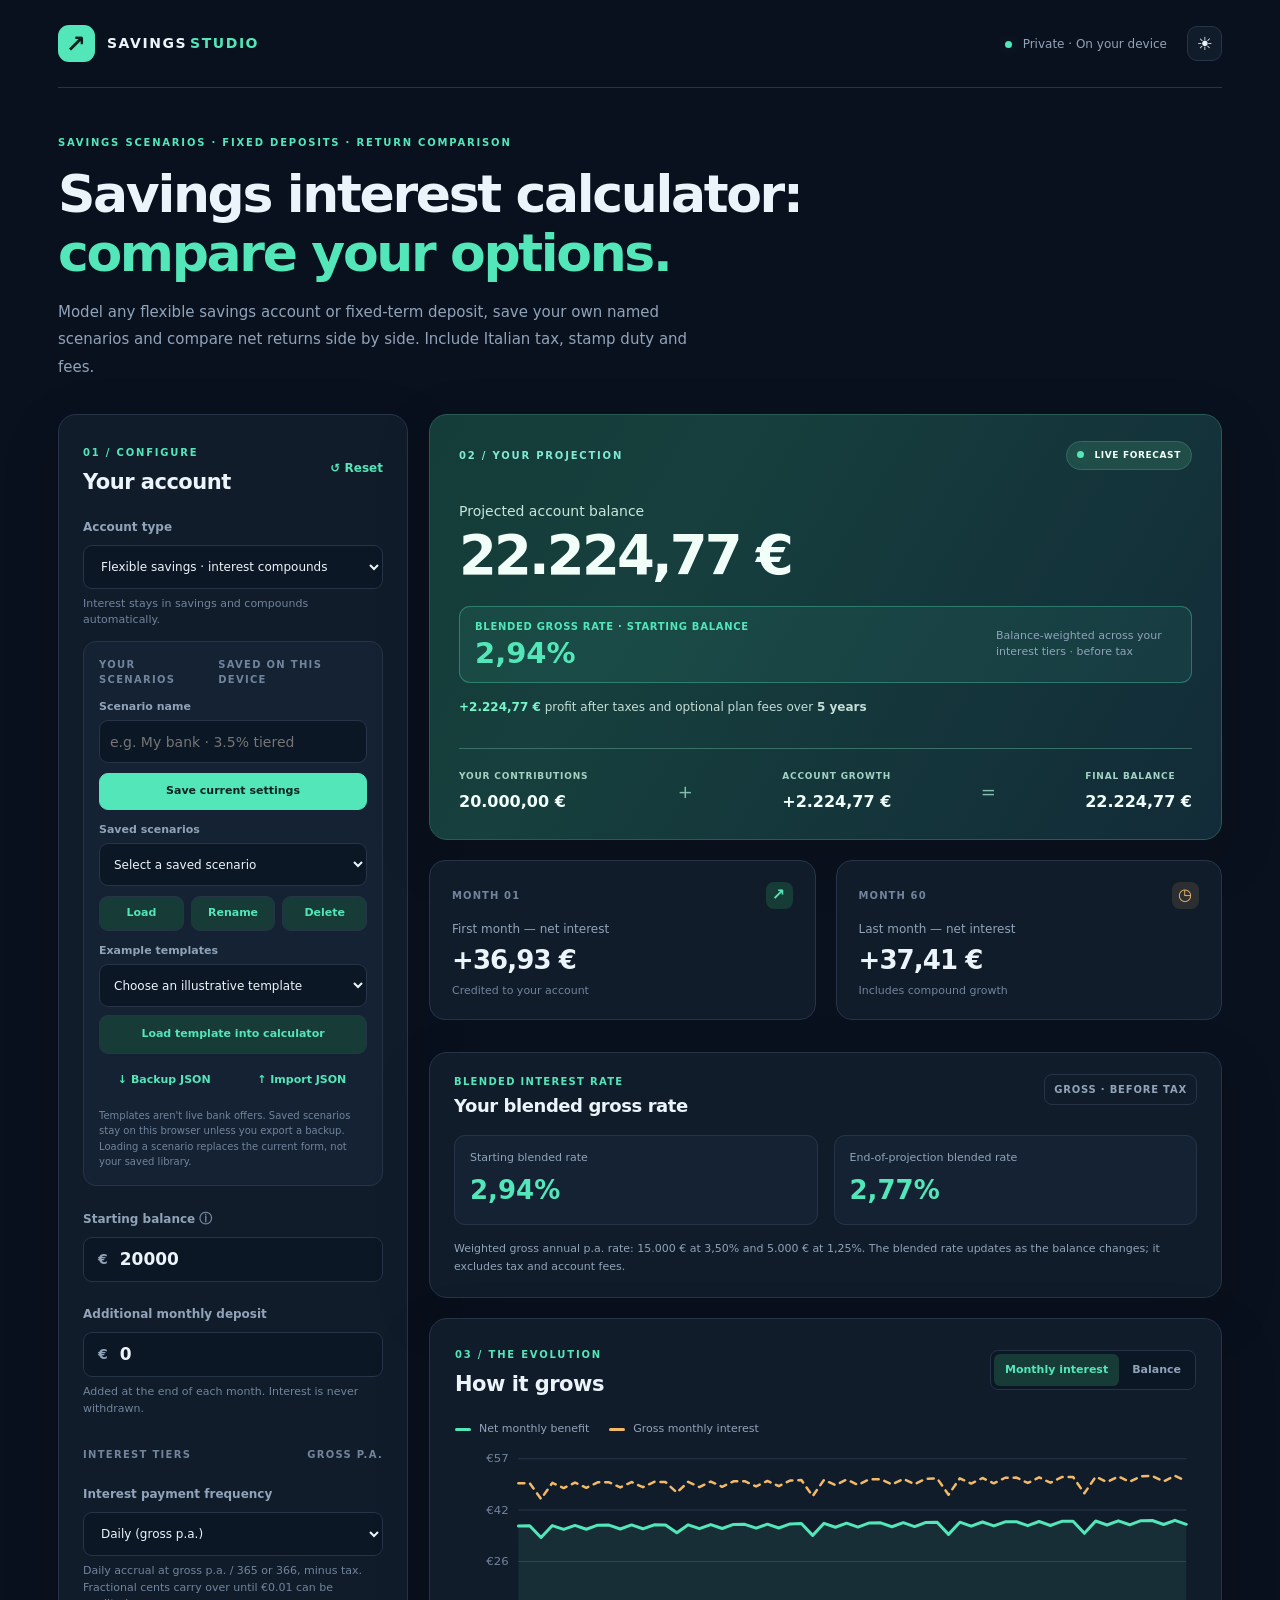
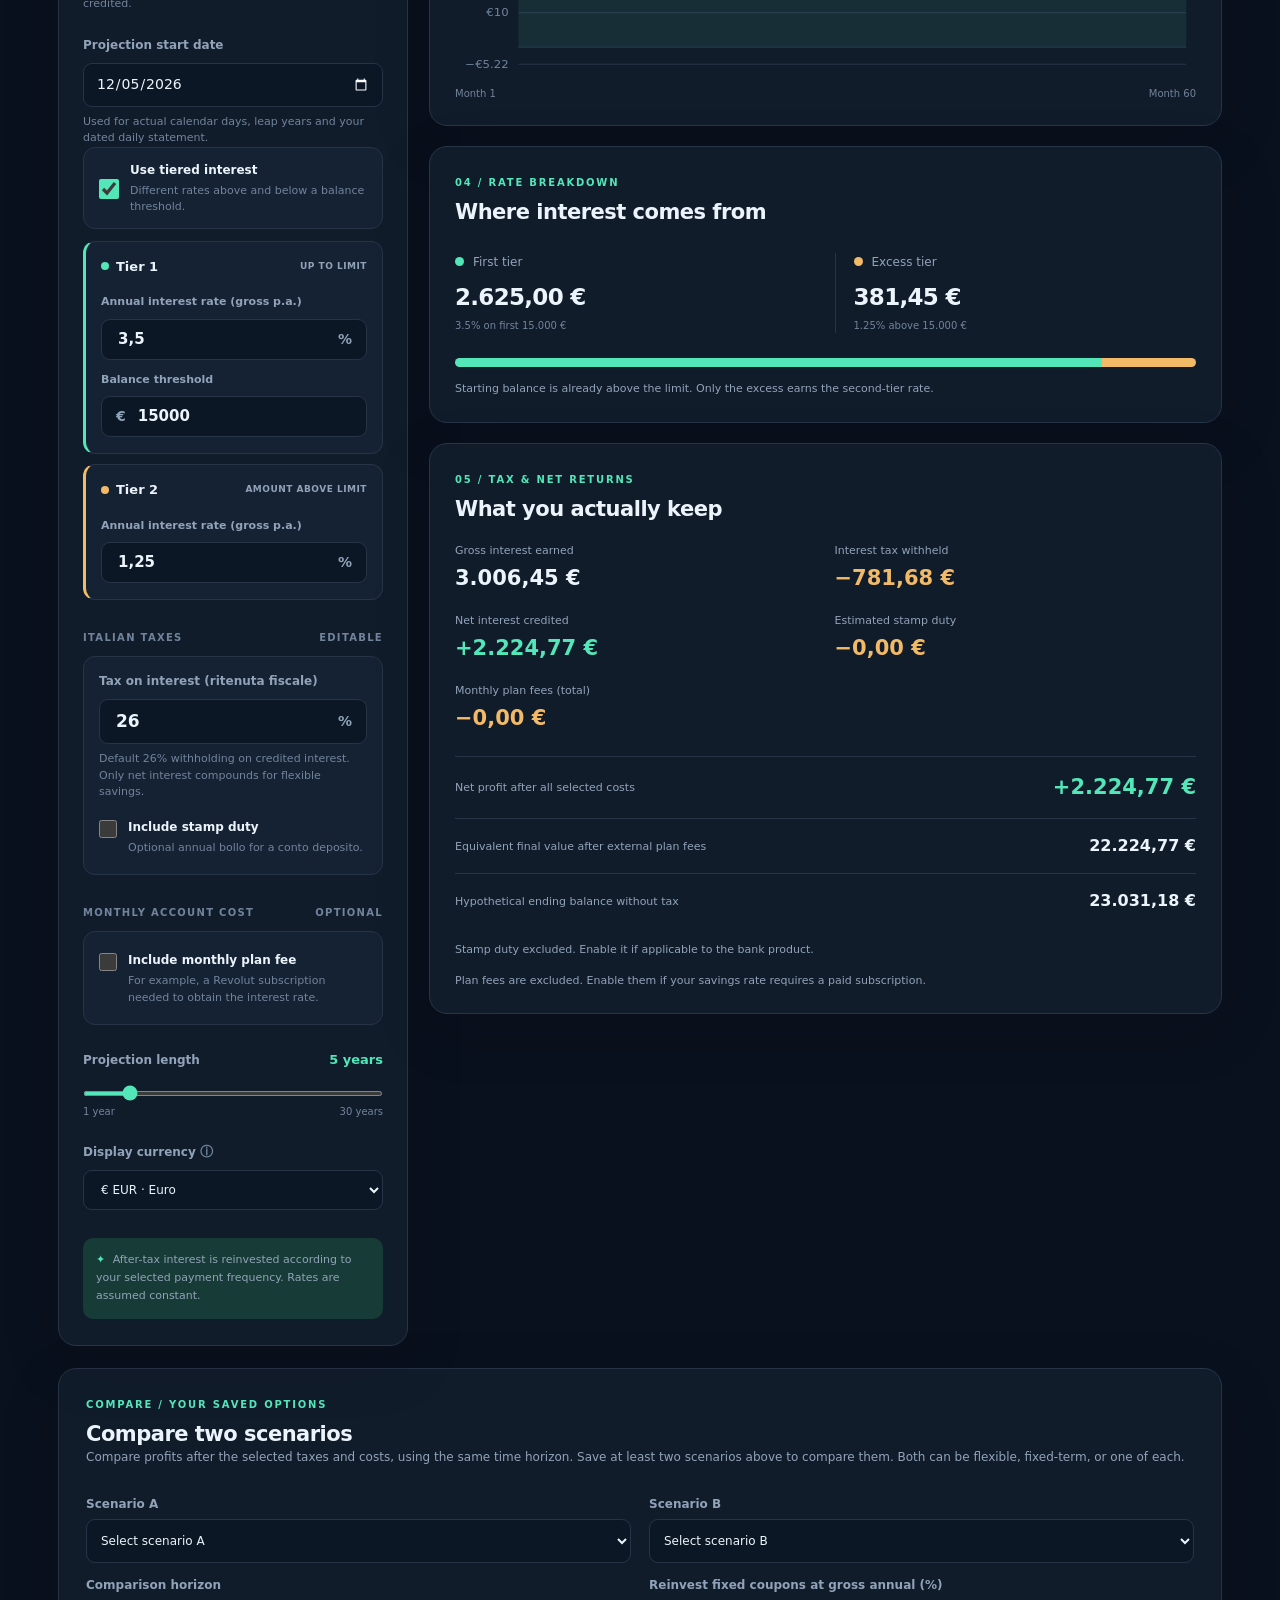
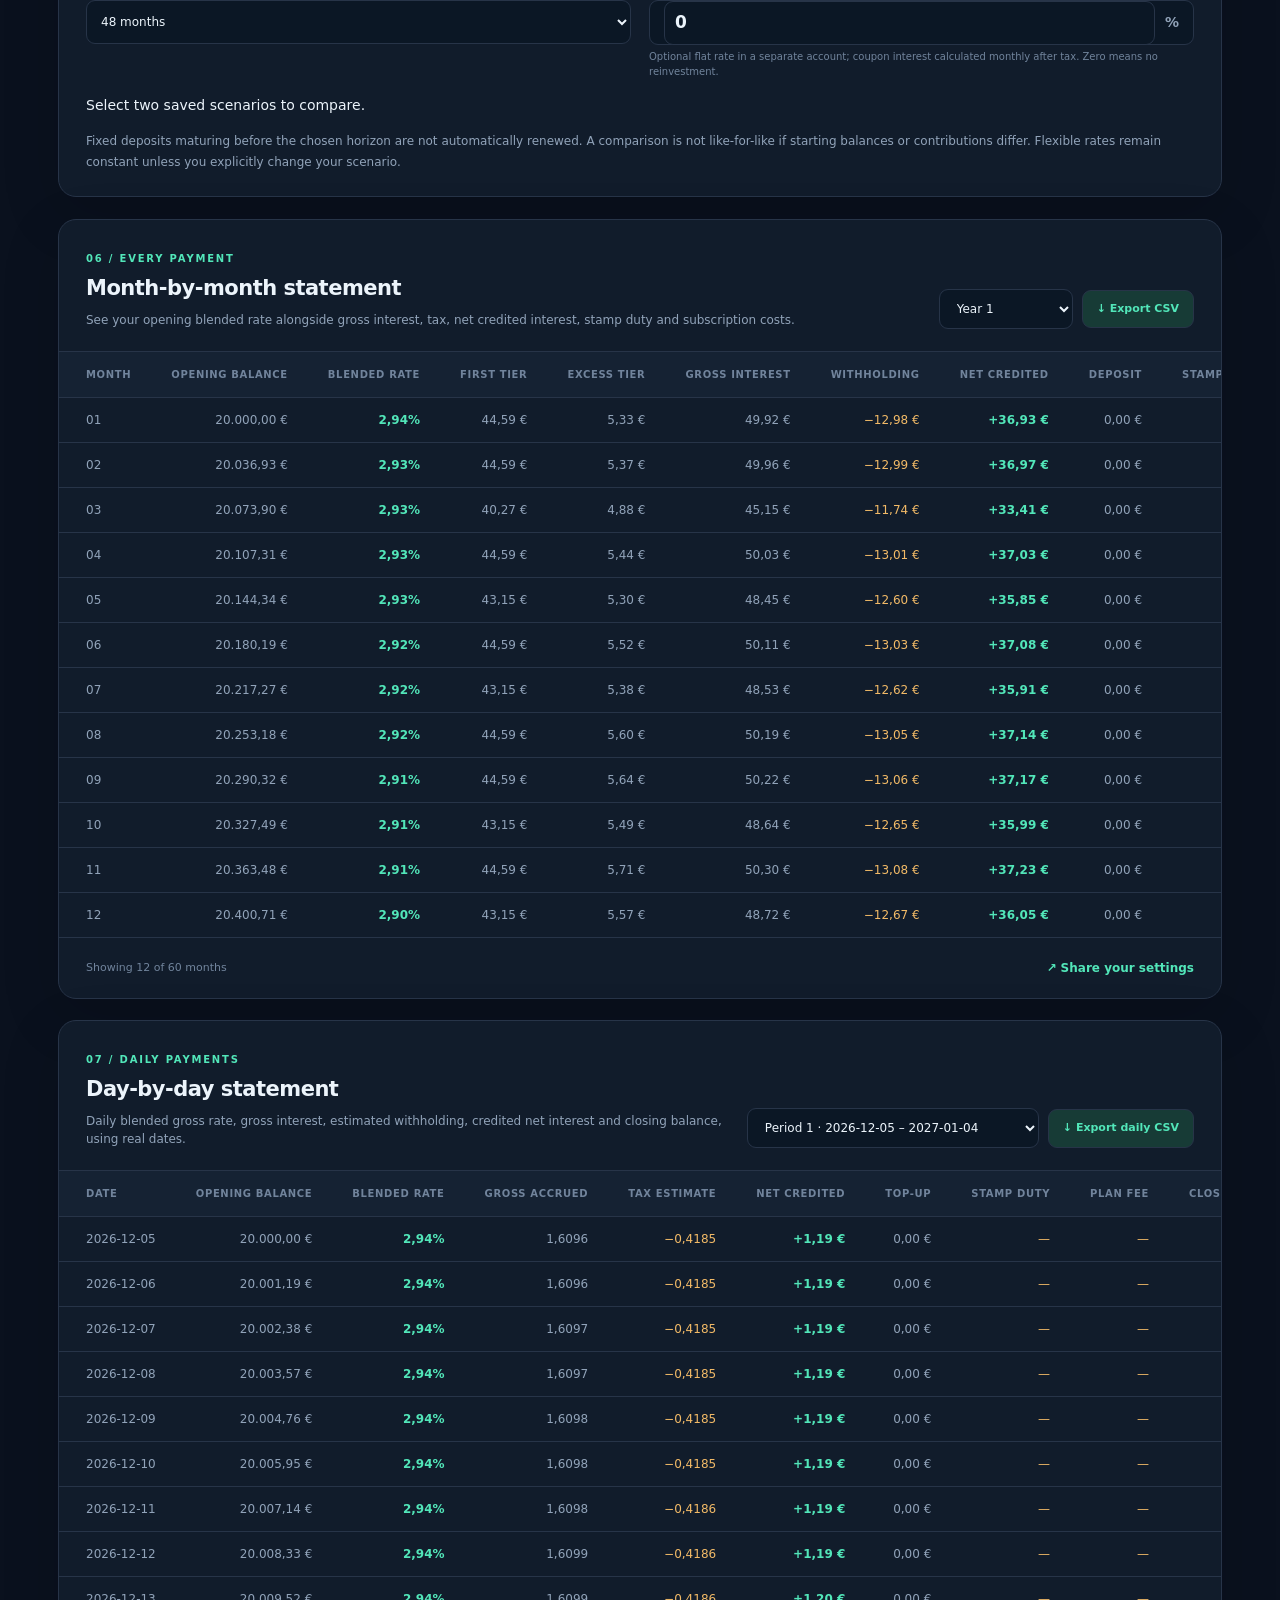
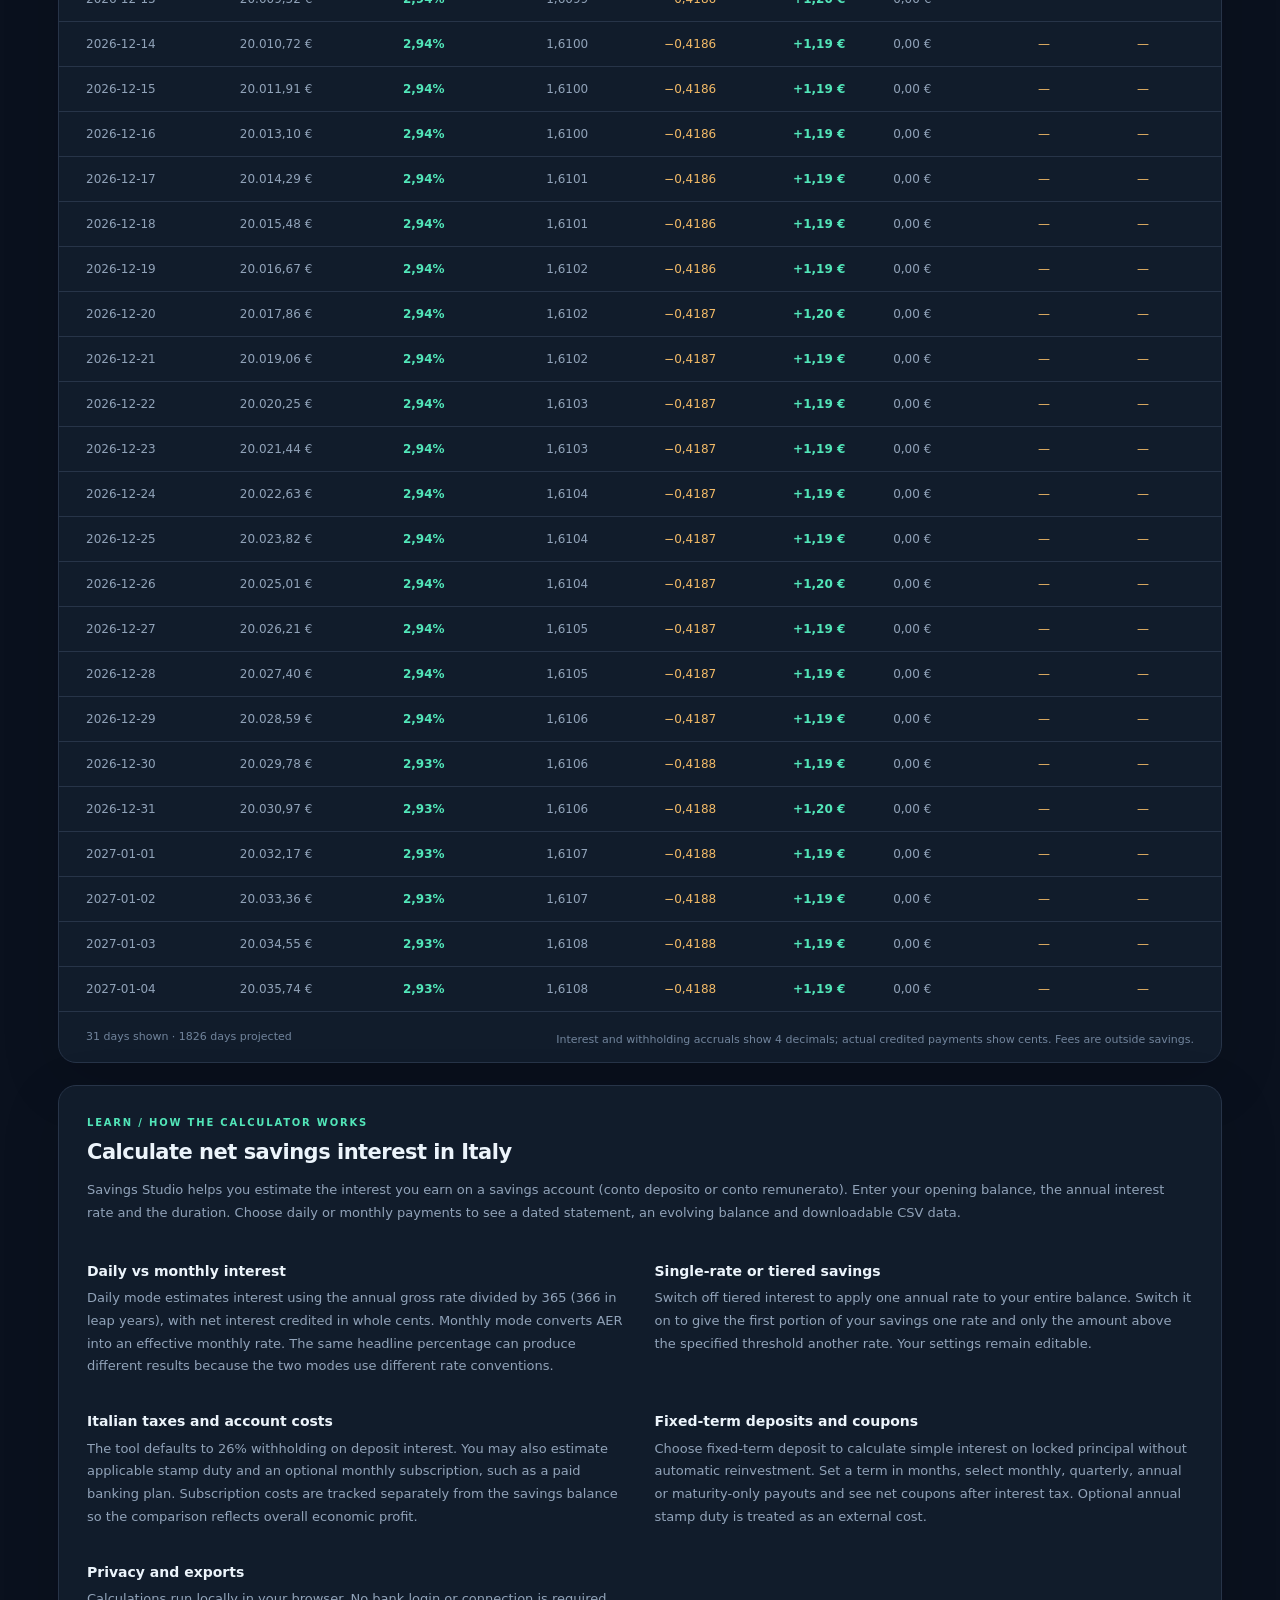
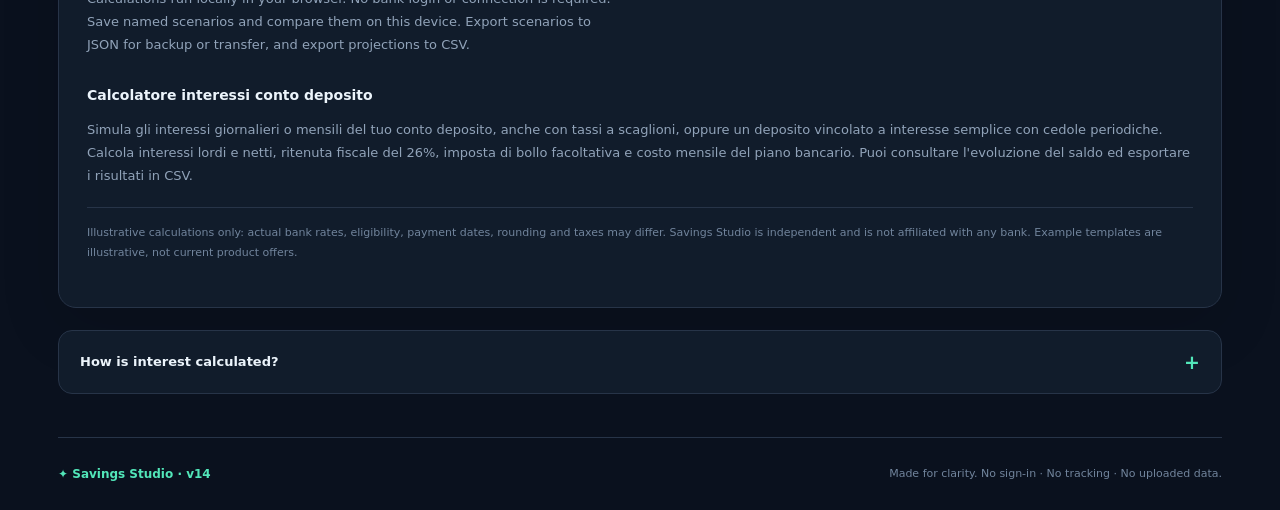
<file: index.html>
<!doctype html>
<html lang="en">
<head>
  <meta charset="utf-8" />
  <meta name="viewport" content="width=device-width, initial-scale=1, viewport-fit=cover" />
  <meta name="theme-color" content="#0b1220" />
  <meta name="description" content="Compare flexible savings and fixed-term deposits, save named scenarios, evaluate compound vs simple interest, Italian taxes, fees and stamp duty." />
  <meta name="robots" content="index,follow,max-image-preview:large" />
  <link rel="canonical" href="https://martinmarkpalmisano.github.io/savings-studio/" />
  <link rel="sitemap" type="application/xml" href="./sitemap.xml" />
  <meta property="og:type" content="website" />
  <meta property="og:site_name" content="Savings Studio" />
  <meta property="og:title" content="Savings Interest Calculator | Daily & Monthly · Savings Studio" />
  <meta property="og:description" content="Calculate savings growth or fixed deposits with coupon payouts, Italian taxes and optional account fees. Free, private and mobile-friendly." />
  <meta property="og:url" content="https://martinmarkpalmisano.github.io/savings-studio/" />
  <meta name="twitter:card" content="summary" />
  <meta name="twitter:title" content="Savings Interest Calculator | Savings Studio" />
  <meta name="twitter:description" content="See daily and monthly savings interest after Italian taxes and account fees." />
  <script type="application/ld+json">
  {
    "@context": "https://schema.org",
    "@type": "WebApplication",
    "name": "Savings Studio",
    "url": "https://martinmarkpalmisano.github.io/savings-studio/",
    "applicationCategory": "FinanceApplication",
    "operatingSystem": "Any modern web browser",
    "isAccessibleForFree": true,
    "inLanguage": ["en", "it"],
    "description": "Savings calculator with compounded flexible deposits and non-compounded fixed-term interest coupons, taxes, stamp duty and optional fees."
  }
  </script>
  <meta name="color-scheme" content="dark light" />
  <title>Savings Interest Calculator | Daily &amp; Monthly · Savings Studio</title>
  <link rel="icon" href="./assets/favicon.svg" type="image/svg+xml" />
  <link rel="apple-touch-icon" href="./assets/icon-192.png" />
  <link rel="manifest" href="./manifest.webmanifest" />
  <link rel="stylesheet" href="./assets/styles.css?v=14" />
  <script src="./assets/app.mjs?v=14" type="module"></script>
</head>
<body>
  <div class="shell">
    <header class="site-header">
      <a class="brand" href="./" aria-label="Savings Studio home">
        <span class="brand-icon" aria-hidden="true">↗</span>
        <span>SAVINGS<span class="brand-soft">STUDIO</span></span>
      </a>
      <div class="header-actions">
        <span class="privacy-label"><span class="status-dot"></span> Private · On your device</span>
        <button type="button" class="icon-button" id="themeToggle" aria-label="Toggle light or dark theme" title="Toggle theme">☀</button>
      </div>
    </header>

    <main>
      <div class="intro">
        <div class="eyebrow">SAVINGS SCENARIOS · FIXED DEPOSITS · RETURN COMPARISON</div>
        <h1>Savings interest calculator: <em>compare your options.</em></h1>
        <p>Model any flexible savings account or fixed-term deposit, save your own named scenarios and compare net returns side by side. Include Italian tax, stamp duty and fees.</p>
      </div>

      <div class="layout">
        <aside class="panel controls-panel">
          <div class="panel-top"><div><span class="eyebrow">01 / CONFIGURE</span><h2>Your account</h2></div><button id="resetBtn" type="button" class="text-btn">↺ Reset</button></div>
          <div class="control-group">
            <label for="accountType">Account type</label>
            <select id="accountType">
              <option value="flexible">Flexible savings · interest compounds</option>
              <option value="fixed">Fixed-term deposit · simple interest</option>
            </select>
            <span class="helper" id="accountTypeNote">Interest stays in savings and compounds automatically.</span>
          </div>
          <div class="scenario-manager" id="scenarioManager">
            <div class="tier-head"><span>YOUR SCENARIOS</span><span class="tier-sub">SAVED ON THIS DEVICE</span></div>
            <label for="scenarioName">Scenario name</label>
            <input id="scenarioName" class="scenario-text-input" type="text" maxlength="70" autocomplete="off" placeholder="e.g. My bank · 3.5% tiered" />
            <div class="scenario-button-row">
              <button id="saveScenarioBtn" class="action-button scenario-primary" type="button">Save current settings</button>
            </div>
            <label for="savedScenarioSelect">Saved scenarios</label>
            <select id="savedScenarioSelect"><option value="">Select a saved scenario</option></select>
            <div class="scenario-button-row scenario-actions">
              <button id="loadScenarioBtn" class="action-button secondary" type="button">Load</button>
              <button id="renameScenarioBtn" class="action-button secondary" type="button">Rename</button>
              <button id="deleteScenarioBtn" class="action-button secondary" type="button">Delete</button>
            </div>
            <label for="exampleScenarioSelect">Example templates</label>
            <select id="exampleScenarioSelect">
              <option value="">Choose an illustrative template</option>
              <option value="0">Flexible · two-tier savings example</option>
              <option value="1">Fixed · 48-month, 4.20% coupon example</option>
            </select>
            <button id="loadExampleBtn" class="action-button secondary scenario-wide" type="button">Load template into calculator</button>
            <div class="scenario-button-row scenario-actions">
              <button id="exportScenariosBtn" class="text-btn" type="button">↓ Backup JSON</button>
              <button id="importScenariosBtn" class="text-btn" type="button">↑ Import JSON</button>
              <input id="importScenariosFile" type="file" accept=".json,application/json" hidden />
            </div>
            <span class="helper">Templates aren't live bank offers. Saved scenarios stay on this browser unless you export a backup. Loading a scenario replaces the current form, not your saved library.</span>
          </div>
          <div class="control-group">
            <label for="initialBalance">Starting balance <span class="hint" title="Money already in your savings account">ⓘ</span></label>
            <div class="input-money"><span data-symbol>€</span><input id="initialBalance" type="text" inputmode="decimal" autocomplete="off" autocapitalize="off" spellcheck="false" min="0" step="0.01" value="20000" /></div>
          </div>
          <div class="control-group flexible-controls">
            <label for="monthlyDeposit">Additional monthly deposit</label>
            <div class="input-money"><span data-symbol>€</span><input id="monthlyDeposit" type="text" inputmode="decimal" autocomplete="off" autocapitalize="off" spellcheck="false" min="0" step="0.01" value="0" /></div>
            <span class="helper">Added at the end of each month. Interest is never withdrawn.</span>
          </div>
          <div class="tier-head flexible-controls"><span id="interestRateHeading">INTEREST TIERS</span><span class="tier-sub" id="rateTypeLabel">GROSS P.A.</span></div>
          <div class="control-group flexible-controls">
            <label for="creditFrequency">Interest payment frequency</label>
            <select id="creditFrequency" aria-describedby="frequencyDescription">
              <option value="daily">Daily (gross p.a.)</option>
              <option value="monthly">Monthly</option>
            </select>
            <span class="helper" id="frequencyDescription">Daily mode uses the gross annual rate divided by 365, or 366 in leap years, and credits amounts of at least €0.01.</span>
          </div>
          <div class="control-group flexible-controls" id="startDateControl">
            <label for="startDate">Projection start date</label>
            <input id="startDate" type="date" value="2026-11-22" />
            <span class="helper">Used for actual calendar days, leap years and your dated daily statement.</span>
          </div>
          <label class="check-line tier-mode-control flexible-controls" for="tieredInterest">
            <input type="checkbox" id="tieredInterest" checked aria-describedby="tierModeDescription" />
            <span><strong>Use tiered interest</strong><small id="tierModeDescription">Different rates above and below a balance threshold.</small></span>
          </label>
          <div class="tier-card tier-card-first">
            <div class="tier-title"><span class="tier-dot"></span> <span id="firstTierTitle">Tier 1</span> <span class="tier-badge" id="firstTierBadge">UP TO LIMIT</span></div>
            <label for="firstAER" id="firstRateLabel">Annual interest rate (gross p.a.)</label>
            <div class="input-suffix"><input id="firstAER" type="text" inputmode="decimal" autocomplete="off" autocapitalize="off" spellcheck="false" min="0" max="100" step="0.01" value="3.5" /><span>%</span></div>
            <div class="threshold-control flexible-controls" id="thresholdControl">
              <label for="threshold">Balance threshold</label>
              <div class="input-money"><span data-symbol>€</span><input id="threshold" type="text" inputmode="decimal" autocomplete="off" autocapitalize="off" spellcheck="false" min="0" step="0.01" value="15000" /></div>
            </div>
          </div>
          <div class="tier-card tier-card-second flexible-controls" id="excessTierCard">
            <div class="tier-title"><span class="tier-dot"></span> Tier 2 <span class="tier-badge">AMOUNT ABOVE LIMIT</span></div>
            <label for="excessAER" id="excessRateLabel">Annual interest rate (gross p.a.)</label>
            <div class="input-suffix"><input id="excessAER" type="text" inputmode="decimal" autocomplete="off" autocapitalize="off" spellcheck="false" min="0" max="100" step="0.01" value="1.25" /><span>%</span></div>
          </div>

          <div class="fixed-controls fixed-terms" id="fixedTermsPanel" hidden>
            <div class="tier-head"><span>FIXED DEPOSIT TERMS</span><span class="tier-sub">SIMPLE INTEREST</span></div>
            <div class="control-group">
              <label for="fixedTermMonths">Lock-up duration</label>
              <select id="fixedTermMonths">
                <option value="6">6 months</option><option value="12">12 months</option>
                <option value="18">18 months</option><option value="24">24 months</option>
                <option value="36">36 months</option><option value="48">48 months</option>
                <option value="60">60 months</option>
              </select>
            </div>
            <div class="control-group">
              <label for="fixedPayoutFrequency">Interest payout schedule</label>
              <select id="fixedPayoutFrequency">
                <option value="quarterly">Quarterly coupons</option>
                <option value="monthly">Monthly</option>
                <option value="annual">Annually</option>
                <option value="maturity">At maturity</option>
              </select>
              <span class="helper">Payouts are paid outside the locked principal and do not compound. The maturity date is an estimate based on the chosen term.</span>
            </div>
          </div>
          <div class="tier-head"><span>ITALIAN TAXES</span><span class="tier-sub">EDITABLE</span></div>
          <div class="tax-settings">
            <div class="control-group">
              <label for="taxRate">Tax on interest (ritenuta fiscale)</label>
              <div class="input-suffix"><input id="taxRate" type="text" inputmode="decimal" autocomplete="off" autocapitalize="off" spellcheck="false" min="0" max="100" step="0.01" value="26" /><span>%</span></div>
              <span class="helper" id="taxTimingNote">Default 26% withholding on credited interest. Only net interest compounds for flexible savings.</span>
            </div>
            <label class="check-line" for="stampDuty"><input type="checkbox" id="stampDuty" /><span><strong>Include stamp duty</strong><small>Optional annual bollo for a conto deposito.</small></span></label>
            <div class="control-group" id="stampRateContainer" hidden>
              <label for="stampRate">Annual stamp duty rate</label>
              <div class="input-suffix"><input id="stampRate" type="text" inputmode="decimal" autocomplete="off" autocapitalize="off" spellcheck="false" min="0" max="100" step="0.01" value="0.2" /><span>%</span></div>
              <span class="helper" id="stampTimingNote">Simplified annual estimate. Bank statement timing and conditions may differ.</span>
            </div>
          </div>
          <div class="tier-head"><span>MONTHLY ACCOUNT COST</span><span class="tier-sub">OPTIONAL</span></div>
          <div class="tax-settings">
            <label class="check-line" for="monthlyFeeEnabled">
              <input type="checkbox" id="monthlyFeeEnabled" aria-describedby="monthlyFeeDescription" />
              <span><strong>Include monthly plan fee</strong><small id="monthlyFeeDescription">For example, a Revolut subscription needed to obtain the interest rate.</small></span>
            </label>
            <div class="control-group" id="monthlyFeeContainer" hidden>
              <label for="monthlyFee">Monthly fee</label>
              <div class="input-money"><span data-symbol>€</span><input id="monthlyFee" type="text" inputmode="decimal" autocomplete="off" autocapitalize="off" spellcheck="false" value="9,99" /></div>
              <span class="helper">Assumed paid from a separate account each month. It reduces your overall profit, not the savings balance or compounding.</span>
            </div>
          </div>
          <div class="control-group duration-group flexible-controls">
            <div class="label-row"><label for="years">Projection length</label><strong><span id="yearsValue">5</span> years</strong></div>
            <input id="years" type="range" min="1" max="30" step="1" value="5" />
            <div class="range-ends"><span>1 year</span><span>30 years</span></div>
          </div>
          <div class="control-group">
            <label for="currency">Display currency <span class="hint" title="Changes symbols only; no foreign exchange conversion">ⓘ</span></label>
            <select id="currency"><option value="EUR">€ EUR · Euro</option><option value="GBP">£ GBP · British pound</option><option value="USD">$ USD · US dollar</option></select>
          </div>
          <div class="sidebar-footer"><span class="sidebar-footer-icon">✦</span> <span id="sidebarFooterText">After-tax interest is reinvested according to your selected payment frequency. Rates are assumed constant.</span></div>
        </aside>

        <div class="results">
          <section class="hero-card fixed-summary" id="fixedSummarySection" hidden aria-live="polite">
            <div class="hero-top"><span class="eyebrow">02 / FIXED-TERM DEPOSIT</span><span class="forecast-tag">SIMPLE INTEREST</span></div>
            <div class="hero-label">Total wealth at maturity · after selected taxes &amp; fees</div>
            <div id="fixedFinalWealth" class="hero-balance">—</div>
            <div class="hero-note">Locked principal <strong id="fixedPrincipal">—</strong> + net interest and costs <strong id="fixedNetGain">—</strong></div>
            <div class="fixed-stat-grid">
              <div><small>GROSS ANNUAL RATE</small><strong id="fixedGrossRate">—</strong></div>
              <div><small>NET ANNUAL RATE AFTER INTEREST TAX</small><strong id="fixedTaxNetRate">—</strong></div>
              <div><small>NET ANNUALISED RETURN AFTER ALL SELECTED COSTS</small><strong id="fixedEffectiveRate">—</strong></div>
              <div><small>INTEREST PAYOUT</small><strong id="fixedPayoutLabel">—</strong></div>
            </div>
            <p class="fixed-disclaimer">Interest coupons are received outside the locked deposit; they are not automatically reinvested. Final wealth includes those net coupons, while the bank account principal stays unchanged.</p>
          </section>
          <section class="hero-card flexible-results" aria-live="polite">
            <div class="hero-top"><span class="eyebrow">02 / YOUR PROJECTION</span><span class="forecast-tag"><span class="status-dot"></span> LIVE FORECAST</span></div>
            <div class="hero-label">Projected account balance</div>
            <div id="endingBalance" class="hero-balance">€20.000,00</div>
            <div class="hero-blended" aria-label="Gross blended interest rate at the starting balance">
              <div><span class="hero-blended-label">BLENDED GROSS RATE · STARTING BALANCE</span><strong id="heroBlendedRate">—</strong></div>
              <span class="hero-blended-note">Balance-weighted across your interest tiers · before tax</span>
            </div>
            <div class="hero-note"><span id="totalInterest" class="positive">+€0,00</span> <span>profit after taxes and optional plan fees over <strong id="durationLabel">5 years</strong></span></div>
            <div class="hero-bottom"><div><small>YOUR CONTRIBUTIONS</small><strong id="totalContributions">—</strong></div><span class="hero-plus">+</span><div><small>ACCOUNT GROWTH</small><strong id="heroInterest">—</strong></div><span class="hero-equals">=</span><div><small>FINAL BALANCE</small><strong id="heroFinal">—</strong></div></div>
          </section>

          <section class="metrics flexible-results" aria-label="Interest highlights">
            <div class="mini-card"><div class="mini-head"><span>MONTH 01</span><span class="mini-icon green">↗</span></div><div class="mini-label">First month — net interest</div><strong id="firstMonthInterest">—</strong><small>Credited to your account</small></div>
            <div class="mini-card"><div class="mini-head"><span id="lastMonthLabel">MONTH 60</span><span class="mini-icon gold">◷</span></div><div class="mini-label">Last month — net interest</div><strong id="lastMonthInterest">—</strong><small>Includes compound growth</small></div>
          </section>

          <section class="panel blended-panel flexible-results" aria-labelledby="blendedHeading">
            <div class="blended-heading">
              <div><span class="eyebrow">BLENDED INTEREST RATE</span><h2 id="blendedHeading">Your blended gross rate</h2></div>
              <span class="blended-tag">GROSS · BEFORE TAX</span>
            </div>
            <div class="blended-values">
              <div><span>Starting blended rate</span><strong id="blendedStart">—</strong></div>
              <div><span>End-of-projection blended rate</span><strong id="blendedEnd">—</strong></div>
            </div>
            <p class="blended-note" id="blendedExplanation">The balance-weighted average of your configured annual rates. It updates as your balance changes.</p>
          </section>

          <section class="panel graph-panel">
            <div class="panel-heading"><div><span class="eyebrow">03 / THE EVOLUTION</span><h2>How it grows</h2></div><div class="segmented" role="group" aria-label="Chart metric"><button type="button" id="interestChartBtn" class="active" aria-pressed="true">Monthly interest</button><button type="button" id="balanceChartBtn" aria-pressed="false">Balance</button></div></div>
            <div class="chart-key"><span><i class="key-line primary"></i><span id="chartLegend">Net monthly credit</span></span><span><i class="key-line secondary"></i><span id="chartSecondaryLegend">Gross interest</span></span></div>
            <div class="chart-wrap" id="chartWrap"><svg id="growthChart" viewBox="0 0 760 264" role="img" aria-label="Monthly interest over time" preserveAspectRatio="none"></svg><div class="chart-tooltip" id="chartTooltip" role="status" hidden></div></div>
            <div class="chart-footer"><span>Month 1</span><span id="chartEndLabel">Month 60</span></div>
          </section>

          <section class="panel breakdown-panel flexible-results">
            <div class="panel-heading"><div><span class="eyebrow">04 / RATE BREAKDOWN</span><h2>Where interest comes from</h2></div></div>
            <div class="breakdown-grid"><div><span class="breakdown-label"><i class="tier-dot tier-dot-large"></i> First tier</span><strong id="firstTierTotal">—</strong><small id="firstTierCaption">3.50% on first €15,000</small></div><div><span class="breakdown-label"><i class="tier-dot gold-dot tier-dot-large"></i> Excess tier</span><strong id="secondTierTotal">—</strong><small id="secondTierCaption">1.25% above €15,000</small></div></div>
            <div class="tier-track"><span id="tierTrackFirst"></span><span id="tierTrackSecond"></span></div>
            <p class="cross-note" id="crossNote">—</p>
          </section>

          <section class="panel tax-panel">
            <div class="panel-heading"><div><span class="eyebrow">05 / TAX &amp; NET RETURNS</span><h2>What you actually keep</h2></div></div>
            <div class="tax-metrics">
              <div><span>Gross interest earned</span><strong id="taxGrossInterest">—</strong></div>
              <div><span>Interest tax withheld</span><strong id="taxWithheld" class="negative">—</strong></div>
              <div><span id="interestCreditLabel">Net interest credited</span><strong id="taxNetInterest" class="positive-text">—</strong></div>
              <div><span>Estimated stamp duty</span><strong id="taxStamp" class="negative">—</strong></div>
              <div><span>Monthly plan fees (total)</span><strong id="planFeesTotal" class="negative">—</strong></div>
            </div>
            <div class="tax-total"><span>Net profit after all selected costs</span><strong id="taxNetProfit">—</strong></div>
            <div class="gross-comparison"><span id="effectiveValueLabel">Equivalent final value after external plan fees</span><strong id="effectiveFinalValue">—</strong></div>
            <div class="gross-comparison"><span id="grossFinalLabel">Hypothetical ending balance without tax</span><strong id="grossFinal">—</strong></div>
            <p class="cross-note" id="taxSummaryNote">—</p><p class="cross-note" id="monthlyFeeNote">Subscription fees are paid separately and do not lower the savings balance.</p>
          </section>
        </div>
      </div>

      <section class="panel comparison-panel" id="comparisonPanel">
        <div class="panel-heading"><div><span class="eyebrow">COMPARE / YOUR SAVED OPTIONS</span><h2>Compare two scenarios</h2></div></div>
        <p class="comparison-intro">Compare profits after the selected taxes and costs, using the same time horizon. Save at least two scenarios above to compare them. Both can be flexible, fixed-term, or one of each.</p>
        <div class="comparison-controls">
          <div class="control-group"><label for="compareLeft">Scenario A</label><select id="compareLeft"><option value="">Select scenario A</option></select></div>
          <div class="control-group"><label for="compareRight">Scenario B</label><select id="compareRight"><option value="">Select scenario B</option></select></div>
          <div class="control-group"><label for="compareMonths">Comparison horizon</label><select id="compareMonths">
            <option value="12">12 months</option><option value="24">24 months</option>
            <option value="36">36 months</option><option value="48" selected>48 months</option>
            <option value="60">60 months</option>
          </select></div>
          <div class="control-group"><label for="compareReinvest">Reinvest fixed coupons at gross annual (%)</label>
            <div class="input-suffix"><input id="compareReinvest" type="text" inputmode="decimal" value="0" /><span>%</span></div>
            <span class="helper">Optional flat rate in a separate account; coupon interest calculated monthly after tax. Zero means no reinvestment.</span></div>
        </div>
        <div id="comparisonResult" aria-live="polite">
          <p class="comparison-empty">Save or select two scenarios to compare their returns.</p>
        </div>
        <p class="comparison-footnote">Fixed deposits maturing before the chosen horizon are not automatically renewed. A comparison is not like-for-like if starting balances or contributions differ. Flexible rates remain constant unless you explicitly change your scenario.</p>
      </section>

      <section class="panel statement-panel">
        <div class="statement-head"><div><span class="eyebrow">06 / EVERY PAYMENT</span><h2 id="monthlyStatementTitle">Month-by-month statement</h2><p id="monthlyStatementDescription">See your opening blended rate alongside gross interest, tax, net credited interest, stamp duty and subscription costs.</p></div><div class="statement-actions"><select id="yearFilter" aria-label="Filter statement by year"><option value="1">Year 1</option></select><button class="action-button secondary" type="button" id="exportBtn">↓ Export CSV</button></div></div>
        <div class="table-scroll"><table><thead><tr><th scope="col">MONTH</th><th scope="col">OPENING BALANCE</th><th scope="col" class="flexible-column">BLENDED RATE</th><th scope="col" class="flexible-column" id="statementRateColumn">FIRST TIER</th><th scope="col" class="flexible-column">EXCESS TIER</th><th scope="col" id="grossInterestHeader">GROSS INTEREST</th><th scope="col" class="fixed-column">GROSS COUPON PAID</th><th scope="col">WITHHOLDING</th><th scope="col">NET CREDITED</th><th scope="col">DEPOSIT</th><th scope="col">STAMP DUTY</th><th scope="col">PLAN FEE</th><th scope="col">NET BENEFIT</th><th scope="col" id="statementClosingHeader">CLOSING BALANCE</th></tr></thead><tbody id="statementRows"></tbody></table></div>
        <div class="statement-footer"><span id="tableCount">—</span><button class="text-btn" type="button" id="copyLinkBtn">↗ Share your settings</button></div>
      </section>

      <section class="panel statement-panel" id="dailyStatementSection">
        <div class="statement-head">
          <div>
            <span class="eyebrow">07 / DAILY PAYMENTS</span>
            <h2>Day-by-day statement</h2>
            <p>Daily blended gross rate, gross interest, estimated withholding, credited net interest and closing balance, using real dates.</p>
          </div>
          <div class="statement-actions">
            <select id="dailyPeriodFilter" aria-label="Choose monthly period of the daily statement"></select>
            <button class="action-button secondary" type="button" id="exportDailyBtn">↓ Export daily CSV</button>
          </div>
        </div>
        <div class="table-scroll"><table><thead><tr>
          <th scope="col">DATE</th><th scope="col">OPENING BALANCE</th><th scope="col">BLENDED RATE</th>
          <th scope="col">GROSS ACCRUED</th><th scope="col">TAX ESTIMATE</th>
          <th scope="col">NET CREDITED</th><th scope="col">TOP-UP</th>
          <th scope="col">STAMP DUTY</th><th scope="col">PLAN FEE</th>
          <th scope="col">CLOSING BALANCE</th>
        </tr></thead><tbody id="dailyStatementRows"></tbody></table></div>
        <div class="statement-footer">
          <span id="dailyTableCount">—</span>
          <span class="helper">Interest and withholding accruals show 4 decimals; actual credited payments show cents. Fees are outside savings.</span>
        </div>
      </section>

            <section class="panel seo-guide" aria-labelledby="savingsGuideTitle">
        <div class="panel-heading">
          <div><span class="eyebrow">LEARN / HOW THE CALCULATOR WORKS</span><h2 id="savingsGuideTitle">Calculate net savings interest in Italy</h2></div>
        </div>
        <div class="seo-guide-body">
          <p>Savings Studio helps you estimate the interest you earn on a savings account (<span lang="it">conto deposito</span> or <span lang="it">conto remunerato</span>). Enter your opening balance, the annual interest rate and the duration. Choose daily or monthly payments to see a dated statement, an evolving balance and downloadable CSV data.</p>
          <div class="seo-guide-grid">
            <div>
              <h3>Daily vs monthly interest</h3>
              <p>Daily mode estimates interest using the annual gross rate divided by 365 (366 in leap years), with net interest credited in whole cents. Monthly mode converts AER into an effective monthly rate. The same headline percentage can produce different results because the two modes use different rate conventions.</p>
            </div>
            <div>
              <h3>Single-rate or tiered savings</h3>
              <p>Switch off tiered interest to apply one annual rate to your entire balance. Switch it on to give the first portion of your savings one rate and only the amount above the specified threshold another rate. Your settings remain editable.</p>
            </div>
            <div>
              <h3>Italian taxes and account costs</h3>
              <p>The tool defaults to 26% withholding on deposit interest. You may also estimate applicable stamp duty and an optional monthly subscription, such as a paid banking plan. Subscription costs are tracked separately from the savings balance so the comparison reflects overall economic profit.</p>
            </div>
            <div>
              <h3>Fixed-term deposits and coupons</h3>
              <p>Choose fixed-term deposit to calculate simple interest on locked principal without automatic reinvestment. Set a term in months, select monthly, quarterly, annual or maturity-only payouts and see net coupons after interest tax. Optional annual stamp duty is treated as an external cost.</p>
            </div>
            <div>
              <h3>Privacy and exports</h3>
              <p>Calculations run locally in your browser. No bank login or connection is required. Save named scenarios and compare them on this device. Export scenarios to JSON for backup or transfer, and export projections to CSV.</p>
            </div>
          </div>
          <h3 lang="it">Calcolatore interessi conto deposito</h3>
          <p lang="it">Simula gli interessi giornalieri o mensili del tuo conto deposito, anche con tassi a scaglioni, oppure un deposito vincolato a interesse semplice con cedole periodiche. Calcola interessi lordi e netti, ritenuta fiscale del 26%, imposta di bollo facoltativa e costo mensile del piano bancario. Puoi consultare l'evoluzione del saldo ed esportare i risultati in CSV.</p>
          <p class="guide-disclaimer">Illustrative calculations only: actual bank rates, eligibility, payment dates, rounding and taxes may differ. Savings Studio is independent and is not affiliated with any bank. Example templates are illustrative, not current product offers.</p>
        </div>
      </section>

            <details class="explain-panel"><summary>How is interest calculated? <span>+</span></summary><div><p>Monthly mode treats inputs as AER and uses <code>(1 + AER / 100)^(1/12) − 1</code>. Daily mode treats the inputs as gross annual p.a. rates, calculates daily accrued interest using the actual calendar year (365/366 days), withholds 26% by default and carries fractional net cents until €0.01 can be credited. These are different rate conventions; the same number may produce different annual results.</p><p>Gross interest is rounded to cents for each tier. The configured Italian withholding tax (default 26%) is deducted when interest is credited. Only net interest compounds; any monthly top-up is added at month-end.</p><p>If enabled, annual stamp duty is estimated at the selected rate (default 0.20%) on the year-end balance, with a €1 minimum, and deducted every 12 months. Actual bank charges depend on statement timing and product terms. This is an illustrative estimate, not a tax determination.</p><p>When the optional monthly plan fee is enabled, it is assumed to be paid outside the savings account. The account balance and future interest are therefore unchanged, but total profit and monthly net benefit are reduced by each subscription payment.</p><p>This is an illustrative forecast, not a bank statement. Bank payment dates, taxes rounded to cents, rate conventions, promotional periods, and fees may differ from this projection. Switching currencies changes the symbol, not the numeric amounts.</p></div></details>
    </main>
    <footer class="site-footer"><span>✦ Savings Studio · v14</span><span>Made for clarity. No sign-in · No tracking · No uploaded data.</span></footer>
  </div>
  <div class="toast" id="toast" role="status" aria-live="polite"></div>
</body>
</html>
</file>
<file: assets/styles.css>
:root{color-scheme:dark;--bg:#0a111e;--card:#111c2b;--card-2:#152233;--line:#273448;--text:#ecf4fb;--muted:#91a3b9;--muted-2:#71849c;--mint:#52e6b9;--mint-dark:#173b36;--amber:#f2ba67;--control:#0b1725;--shadow:0 18px 60px rgba(0,0,0,.14)}
:root[data-theme="light"]{color-scheme:light;--bg:#f1f5f8;--card:#fff;--card-2:#f6f9fc;--line:#dae3e9;--text:#162434;--muted:#607286;--muted-2:#7a8a9a;--mint:#087e65;--mint-dark:#ddf5ec;--amber:#ab681d;--control:#f7fafd;--shadow:0 12px 40px rgba(45,62,79,.08)}
*{box-sizing:border-box}html{scroll-behavior:smooth}body{margin:0;background:var(--bg);color:var(--text);font-family:Inter,ui-sans-serif,system-ui,-apple-system,"Segoe UI",Roboto,Arial,sans-serif;font-size:14px;line-height:1.5;-webkit-font-smoothing:antialiased;font-variant-numeric:tabular-nums}button,input,select{font:inherit}button{cursor:pointer}button:focus-visible,input:focus-visible,select:focus-visible,summary:focus-visible{outline:3px solid var(--mint);outline-offset:3px}a{color:inherit;text-decoration:none}.shell{max-width:1240px;margin:0 auto;padding:0 38px}.site-header{height:88px;display:flex;align-items:center;justify-content:space-between;border-bottom:1px solid var(--line)}.brand{display:flex;align-items:center;gap:12px;font-size:14px;font-weight:850;letter-spacing:.11em}.brand-icon{display:grid;place-items:center;background:var(--mint);color:#072019;width:37px;height:37px;border-radius:11px;font-size:24px;font-weight:650}.brand-soft{color:var(--mint);margin-left:3px}.header-actions{display:flex;align-items:center;gap:20px}.privacy-label{font-size:12px;color:var(--muted)}.status-dot{display:inline-block;width:7px;height:7px;border-radius:50%;background:var(--mint);box-shadow:0 0 14px rgba(82,230,185,.2);margin-right:7px}.icon-button{width:35px;height:35px;border:1px solid var(--line);border-radius:10px;background:var(--card);color:var(--text);font-size:18px}.intro{padding:47px 0 32px;max-width:750px}.eyebrow{font-size:10px;font-weight:800;letter-spacing:.18em;color:var(--mint)}h1,h2,p{margin-top:0}h1{font-size:clamp(33px,4.3vw,52px);letter-spacing:-.045em;line-height:1.13;font-weight:770;margin:15px 0 16px}h1 em{font-style:normal;color:var(--mint)}.intro p{color:var(--muted);font-size:15px;line-height:1.85;max-width:650px;margin-bottom:0}.layout{display:grid;grid-template-columns:minmax(290px,350px) minmax(0,1fr);gap:21px;align-items:start}.panel{background:var(--card);border:1px solid var(--line);border-radius:18px;box-shadow:var(--shadow)}.controls-panel{padding:26px 24px}.panel-top,.panel-heading{display:flex;justify-content:space-between;align-items:center;gap:12px}.panel h2{font-size:21px;line-height:1.2;letter-spacing:-.024em;margin:8px 0 0;font-weight:720}.text-btn{background:none;border:none;color:var(--mint);font-size:12px;font-weight:700;padding:8px 0}.control-group{margin-top:23px}.control-group label,.tier-card label{display:block;color:var(--muted);font-size:12px;font-weight:640;margin-bottom:9px}.hint{color:var(--muted-2);font-size:13px}.input-money,.input-suffix{display:flex;align-items:center;gap:10px;height:45px;background:var(--control);border:1px solid var(--line);border-radius:9px;padding:0 14px;transition:border-color .2s}.input-money:focus-within,.input-suffix:focus-within{border-color:var(--mint)}.input-money>span,.input-suffix>span{color:var(--muted);font-weight:650;font-size:14px}.input-money input,.input-suffix input{width:100%;background:none;border:0;outline:0;color:var(--text);font-size:17px;font-weight:650;min-width:0;appearance:textfield}.input-money input::-webkit-inner-spin-button,.input-suffix input::-webkit-inner-spin-button{-webkit-appearance:none}.helper{display:block;color:var(--muted-2);font-size:11px;line-height:1.5;margin-top:7px}.tier-head{display:flex;justify-content:space-between;color:var(--muted-2);font-size:10px;font-weight:800;letter-spacing:.13em;margin:30px 0 11px}.tier-card{padding:15px 15px 16px;border-radius:12px;background:var(--card-2);border:1px solid var(--line);margin-bottom:10px}.tier-card-first{border-left:3px solid var(--mint)}.tier-card-second{border-left:3px solid var(--amber)}.tier-title{font-size:13px;font-weight:730;margin-bottom:18px;display:flex;align-items:center;gap:7px}.tier-dot{display:inline-block;width:8px;height:8px;border-radius:100%;background:var(--mint);flex-shrink:0}.tier-card-second .tier-dot,.gold-dot{background:var(--amber)}.tier-badge{font-size:9px;color:var(--muted);font-weight:750;letter-spacing:.055em;margin-left:auto}.tier-card label{font-size:11px;margin:12px 0 8px}.tier-card .input-money,.tier-card .input-suffix{height:41px}.tier-card .input-money input,.tier-card .input-suffix input{font-size:15px}.duration-group{margin-top:25px}.label-row{display:flex;justify-content:space-between;align-items:center}.label-row label{margin:0}.label-row strong{color:var(--mint);font-size:13px}input[type=range]{width:100%;height:5px;accent-color:var(--mint);cursor:pointer;margin:21px 0 8px}.range-ends{display:flex;justify-content:space-between;color:var(--muted-2);font-size:10px}select{border:1px solid var(--line);border-radius:9px;background:var(--control);color:var(--text);padding:11px 35px 11px 13px;width:100%;font-size:12px}.sidebar-footer{margin-top:28px;background:var(--mint-dark);color:var(--muted);border-radius:10px;padding:13px;line-height:1.65;font-size:11px}.sidebar-footer-icon{color:var(--mint);font-weight:900;margin-right:4px}.results{display:flex;flex-direction:column;gap:20px;min-width:0}.hero-card{border-radius:18px;background:linear-gradient(122deg,#143c38 0%,#163f3d 30%,#122b38 100%);border:1px solid #285b54;box-shadow:var(--shadow);padding:26px 29px 25px;color:#f2fff9}.hero-top{display:flex;justify-content:space-between;align-items:center}.hero-top .eyebrow{color:#80ead2}.forecast-tag{font-size:9px;font-weight:800;letter-spacing:.07em;background:#204d48;border:1px solid #356960;border-radius:999px;padding:7px 10px}.hero-label{font-size:14px;color:#c6e6dc;margin-top:31px}.hero-balance{font-size:clamp(36px,4.25vw,55px);font-weight:800;letter-spacing:-.052em;line-height:1.24;overflow-wrap:anywhere}.hero-note{font-size:12px;color:#c5ded7;margin:8px 0 32px}.positive{color:#78f5c9;font-weight:800}.hero-bottom{border-top:1px solid #397068;display:flex;align-items:center;justify-content:space-between;gap:10px;padding-top:21px}.hero-bottom div{min-width:0}.hero-bottom small{display:block;color:#a5d1c5;font-size:9px;font-weight:800;letter-spacing:.09em;margin-bottom:6px}.hero-bottom strong{font-size:16px;white-space:nowrap}.hero-plus,.hero-equals{font-size:18px;color:#83bcae}.metrics{display:grid;grid-template-columns:1fr 1fr;gap:20px}.mini-card{background:var(--card);border:1px solid var(--line);border-radius:16px;padding:21px 22px 20px}.mini-head{display:flex;justify-content:space-between;align-items:center;color:var(--muted-2);font-weight:800;font-size:10px;letter-spacing:.11em}.mini-icon{width:27px;height:27px;display:grid;place-items:center;border-radius:8px;font-size:16px}.mini-icon.green{background:var(--mint-dark);color:var(--mint)}.mini-icon.gold{background:rgba(242,186,103,.12);color:var(--amber)}.mini-label{font-size:12px;color:var(--muted);margin-top:11px}.mini-card strong{font-size:26px;display:block;margin-top:3px;letter-spacing:-.035em;color:var(--text)}.mini-card small{display:block;font-size:11px;color:var(--muted-2);margin-top:3px}.graph-panel,.breakdown-panel{padding:24px 25px}.segmented{border:1px solid var(--line);padding:3px;border-radius:8px;display:flex;gap:2px;background:var(--control)}.segmented button{border:0;background:none;color:var(--muted);font-size:11px;font-weight:700;padding:8px 11px;border-radius:6px;white-space:nowrap}.segmented button.active{background:var(--mint-dark);color:var(--mint)}.chart-key{display:flex;align-items:center;margin:24px 0 0;color:var(--muted);font-size:11px}.chart-key>span{display:flex;align-items:center;gap:8px}.key-line{display:inline-block;width:16px;height:3px;border-radius:2px}.key-line.primary{background:var(--mint)}.chart-wrap{position:relative;margin-top:10px;height:234px;width:100%;touch-action:pan-y}.chart-wrap svg{width:100%;height:100%;display:block;overflow:visible}.chart-wrap svg .gridline{stroke:var(--line);stroke-width:1;vector-effect:non-scaling-stroke}.chart-wrap svg .axislabel{fill:var(--muted-2);font:12px ui-sans-serif,system-ui}.chart-wrap svg .chart-line{stroke:var(--mint);fill:none;stroke-width:3;vector-effect:non-scaling-stroke;stroke-linejoin:round;stroke-linecap:round}.chart-wrap svg .chart-area{fill:var(--mint);opacity:.085}.chart-wrap svg .focus-dot{fill:var(--mint);stroke:var(--card);stroke-width:3;vector-effect:non-scaling-stroke}.chart-wrap svg .focus-guide{stroke:var(--muted);stroke-dasharray:4 5;vector-effect:non-scaling-stroke}.chart-tooltip{position:absolute;top:4px;left:4px;pointer-events:none;padding:9px 12px;background:var(--text);color:var(--bg);border-radius:8px;font-size:12px;font-weight:700;z-index:2;white-space:nowrap;box-shadow:0 4px 16px rgba(0,0,0,.2)}.chart-footer{display:flex;justify-content:space-between;color:var(--muted-2);font-size:10px;margin-top:4px}.breakdown-grid{display:grid;grid-template-columns:1fr 1fr;gap:18px;margin-top:28px}.breakdown-grid>div+div{border-left:1px solid var(--line);padding-left:18px}.breakdown-label{color:var(--muted);font-size:12px;display:flex;gap:9px;align-items:center}.tier-dot-large{width:9px;height:9px}.breakdown-grid strong{display:block;font-size:23px;letter-spacing:-.03em;margin-top:9px}.breakdown-grid small{display:block;color:var(--muted-2);font-size:10px;margin-top:4px}.tier-track{height:9px;border-radius:20px;display:flex;background:var(--control);overflow:hidden;margin-top:25px;gap:0}.tier-track span:first-child{background:var(--mint);width:100%}.tier-track span:last-child{background:var(--amber);width:0%}.cross-note{margin:14px 0 0;color:var(--muted);font-size:11px;line-height:1.5}.statement-panel{margin-top:21px;overflow:hidden}.statement-head{display:flex;justify-content:space-between;gap:18px;align-items:flex-end;padding:27px 27px 22px}.statement-head p{margin:10px 0 0;color:var(--muted);font-size:12px}.statement-actions{display:flex;align-items:center;gap:9px}.statement-actions select{min-width:120px;width:auto}.action-button{background:var(--mint);border:1px solid var(--mint);padding:10px 14px;border-radius:9px;font-weight:800;font-size:11px;color:#081c17;white-space:nowrap}.action-button.secondary{background:var(--mint-dark);color:var(--mint);border-color:var(--line)}.table-scroll{overflow-x:auto;overscroll-behavior-inline:contain}table{border-collapse:collapse;width:100%;white-space:nowrap}th{background:var(--card-2);color:var(--muted-2);font-size:10px;letter-spacing:.065em;padding:15px 20px;text-align:right;font-weight:800;border-top:1px solid var(--line);border-bottom:1px solid var(--line)}th:first-child,td:first-child{text-align:left;padding-left:27px}td{padding:13px 20px;text-align:right;border-bottom:1px solid var(--line);font-size:12px;color:var(--muted)}td:last-child{font-weight:760;color:var(--text)}td.interest{color:var(--mint);font-weight:800}.statement-footer{display:flex;justify-content:space-between;align-items:center;padding:13px 27px;color:var(--muted-2);font-size:11px}.explain-panel{margin-top:22px;background:var(--card);border:1px solid var(--line);border-radius:14px}.explain-panel summary{list-style:none;display:flex;justify-content:space-between;align-items:center;cursor:pointer;padding:17px 21px;font-size:13px;font-weight:760}.explain-panel summary::-webkit-details-marker{display:none}.explain-panel summary span{font-size:19px;color:var(--mint)}.explain-panel[open] summary span{transform:rotate(45deg)}.explain-panel>div{padding:0 21px 19px;font-size:12px;line-height:1.75;color:var(--muted)}.explain-panel p:last-child{margin-bottom:0}.explain-panel code{background:var(--card-2);padding:2px 5px;border-radius:4px;color:var(--text)}.site-footer{display:flex;align-items:center;justify-content:space-between;gap:16px;border-top:1px solid var(--line);padding:27px 0;margin-top:43px;color:var(--muted-2);font-size:11px}.site-footer>span:first-child{font-size:12px;color:var(--mint);font-weight:800}.toast{position:fixed;bottom:20px;left:50%;transform:translate(-50%,18px);opacity:0;pointer-events:none;background:var(--text);color:var(--bg);padding:11px 18px;border-radius:10px;font-weight:700;font-size:12px;transition:opacity .2s,transform .2s;z-index:100;box-shadow:var(--shadow)}.toast.show{opacity:1;transform:translate(-50%,0)}
@media (max-width:1040px){.shell{padding:0 24px}.layout{grid-template-columns:minmax(265px,310px) minmax(0,1fr);gap:15px}.results,.metrics{gap:15px}.hero-card{padding:22px}.hero-bottom strong{font-size:14px}.hero-bottom small{font-size:8px}.graph-panel,.breakdown-panel{padding:20px}.segmented button{padding:7px}.breakdown-grid strong{font-size:20px}}
@media (max-width:760px){.shell{padding:0 16px}.site-header{height:70px}.privacy-label{display:none}.intro{padding:31px 0 25px}.intro p{font-size:13px;line-height:1.7}.layout{display:flex;flex-direction:column}.controls-panel,.results{width:100%}.controls-panel{padding:21px}.results{margin-top:1px}.tier-card{margin-bottom:11px}.hero-balance{font-size:clamp(35px,9vw,50px)}.hero-label{margin-top:23px}.hero-note{margin-bottom:23px}.metrics{gap:11px}.mini-card{padding:16px}.mini-card strong{font-size:22px}.mini-card .mini-label{font-size:11px}.statement-panel{margin-top:16px}.statement-head{align-items:stretch;flex-direction:column;padding:21px 19px 19px}.statement-actions{width:100%;justify-content:space-between}.statement-actions select{flex:1}.statement-actions .action-button{flex:1}.statement-footer{padding:13px 19px}th:first-child,td:first-child{padding-left:19px}th,td{padding:12px 17px}.site-footer{flex-direction:column;align-items:flex-start;gap:4px;margin-top:30px}.chart-wrap{height:218px}}
@media (max-width:440px){.brand{font-size:12px;letter-spacing:.075em}.brand-icon{width:32px;height:32px}.hero-card{padding:19px 18px}.hero-top .eyebrow{font-size:9px}.forecast-tag{font-size:8px;padding:5px 8px}.hero-bottom{gap:6px}.hero-bottom small{font-size:7px;letter-spacing:0}.hero-bottom strong{font-size:11px}.hero-plus,.hero-equals{font-size:14px}.panel-heading{align-items:flex-start;flex-direction:column}.segmented{width:100%}.segmented button{flex:1}.breakdown-grid strong{font-size:19px}.mini-card strong{font-size:20px}.chart-wrap{height:210px}.chart-key{margin-top:18px}}
@media (prefers-reduced-motion:reduce){*,*::before,*::after{scroll-behavior:auto!important;transition:none!important;animation:none!important}}
/* Savings Studio: Italian deposit tax details */
.tax-settings{padding:2px 15px 16px;border:1px solid var(--line);background:var(--card-2);border-radius:12px}
.tax-settings .control-group{margin-top:13px}
.check-line{display:flex!important;align-items:flex-start;gap:11px!important;cursor:pointer;padding:17px 0 2px;margin:0!important;color:var(--text)!important}
.check-line input{width:18px;height:18px;flex:0 0 18px;accent-color:var(--mint);margin:2px 0 0}
.check-line strong{display:block;color:var(--text);font-size:12px}
.check-line small{display:block;margin-top:4px;color:var(--muted-2);font-size:11px;line-height:1.5}
#stampRateContainer[hidden]{display:none}
.tax-panel{padding:24px 25px}
.tax-metrics{display:grid;grid-template-columns:repeat(2,minmax(0,1fr));gap:18px;padding:21px 0}
.tax-metrics>div{min-width:0}
.tax-metrics span,.tax-total span,.gross-comparison span{display:block;font-size:11px;color:var(--muted);line-height:1.4}
.tax-metrics strong{display:block;font-size:21px;font-weight:750;overflow-wrap:anywhere;margin-top:5px}
.negative{color:var(--amber)!important}.positive-text{color:var(--mint)}
.tax-total,.gross-comparison{display:flex;justify-content:space-between;align-items:center;gap:12px;padding:15px 0;border-top:1px solid var(--line)}
.tax-total strong{color:var(--mint);font-size:21px;overflow-wrap:anywhere}
.gross-comparison strong{font-size:16px;overflow-wrap:anywhere}
.chart-key{gap:12px 20px;flex-wrap:wrap}
.key-line.secondary{background:var(--amber)}
.chart-wrap svg .chart-line-secondary{stroke:var(--amber);fill:none;stroke-width:2.5;stroke-dasharray:6 6;vector-effect:non-scaling-stroke;stroke-linejoin:round;stroke-linecap:round}
td.tax-amount{color:var(--amber)}
@media(max-width:440px){.tax-panel{padding:19px}.tax-metrics{gap:15px}.tax-metrics strong{font-size:17px}.tax-total,.gross-comparison{align-items:flex-start;flex-direction:column;gap:4px}.chart-key{font-size:10px}}

/* Single-rate / tiered-rate switch */
.tier-mode-control{background:var(--card-2);border:1px solid var(--line);border-radius:12px;padding:13px 15px!important;margin:0 0 12px!important;align-items:center!important;min-height:64px}
.tier-mode-control input{width:20px;height:20px;flex-basis:20px;cursor:pointer}
.tier-mode-control strong{font-size:12px}
.tier-mode-control small{line-height:1.45}
.threshold-control[hidden],#excessTierCard[hidden]{display:none!important}
body[data-rate-mode="single"] .breakdown-panel{display:none}
body[data-rate-mode="single"] .statement-panel:not(#dailyStatementSection) th:nth-child(5),
body[data-rate-mode="single"] .statement-panel:not(#dailyStatementSection) td:nth-child(5){display:none}

/* Optional monthly plan subscription: external expense, not a savings withdrawal */
#monthlyFeeContainer[hidden]{display:none!important}
#monthlyFeeContainer{padding:4px 0 6px}
#monthlyFeeEnabled{accent-color:var(--mint)}

/* Dated daily interest statement and daily/monthly credit controls */
#dailyStatementSection[hidden],#startDateControl[hidden]{display:none!important}
#startDateControl input[type="date"]{width:100%;min-height:44px;border:1px solid var(--line);border-radius:9px;background:var(--control);color:var(--text);padding:0 12px;font:inherit;color-scheme:dark}
[data-theme="light"] #startDateControl input[type="date"]{color-scheme:light}
#creditFrequency{width:100%;min-height:44px}
#dailyStatementSection td,#dailyStatementSection th{white-space:nowrap;font-variant-numeric:tabular-nums}
#dailyStatementSection .statement-footer{gap:12px;flex-wrap:wrap}
#dailyPeriodFilter{max-width:100%;min-width:230px}
@media(max-width:600px){#dailyPeriodFilter{max-width:100%;width:100%;min-width:0}#dailyStatementSection .statement-actions{width:100%}}

/* SEO educational section – human-readable, responsive, and part of the page */
.seo-guide{margin-top:22px;padding:25px 28px}
.seo-guide-body{color:var(--muted);font-size:13px;line-height:1.75}
.seo-guide-body>p{margin:14px 0 20px}
.seo-guide-grid{display:grid;grid-template-columns:repeat(2,minmax(0,1fr));gap:8px 29px;margin:13px 0 20px}
.seo-guide h3{color:var(--text);font-size:14px;font-weight:750;line-height:1.4;margin:17px 0 6px}
.seo-guide-grid p{margin:0 0 9px}
.seo-guide .guide-disclaimer{font-size:11px;color:var(--muted-2);border-top:1px solid var(--line);padding-top:15px}
@media(max-width:650px){.seo-guide{padding:20px 19px}.seo-guide-grid{grid-template-columns:1fr;gap:3px}.seo-guide-body{font-size:12px}}

/* Gross blended annual rate — one rate reflecting the weight of each tier */
.blended-panel{padding:21px 24px;margin-top:12px}
.blended-heading{display:flex;align-items:flex-start;justify-content:space-between;gap:12px;flex-wrap:wrap}
.blended-heading .eyebrow{display:block;color:var(--mint);letter-spacing:.13em;font-weight:800;font-size:10px}
.blended-heading h2{color:var(--text);font-size:18px;font-weight:760;line-height:1.35;margin:5px 0}
.blended-tag{border-radius:8px;border:1px solid var(--line);color:var(--muted);font-size:10px;letter-spacing:.08em;font-weight:750;padding:7px 9px}
.blended-values{display:grid;grid-template-columns:repeat(2,minmax(0,1fr));gap:16px;margin-top:12px}
.blended-values>div{background:var(--card-2);border:1px solid var(--line);border-radius:11px;padding:14px 15px;min-width:0}
.blended-values span{display:block;color:var(--muted);font-size:11px;line-height:1.4;margin-bottom:5px}
.blended-values strong{display:block;color:var(--mint);font-size:26px;font-weight:800;font-variant-numeric:tabular-nums}
.blended-note{color:var(--muted);font-size:11px;line-height:1.65;margin:15px 0 0}
td.blended-cell{font-weight:750;color:var(--mint);white-space:nowrap}
@media(max-width:450px){.blended-panel{padding:18px}.blended-values{gap:9px}.blended-values>div{padding:12px 10px}.blended-values strong{font-size:22px}.blended-heading h2{font-size:16px}}

/* Blended rate, featured in the main balance summary (v11) */
.hero-blended{margin:16px 0 15px;padding:12px 15px;display:flex;justify-content:space-between;align-items:center;gap:14px;flex-wrap:wrap;border:1px solid rgba(82,230,185,.35);border-radius:11px;background:rgba(82,230,185,.075)}
.hero-blended>div{display:flex;flex-direction:column;gap:3px}
.hero-blended-label{display:block;color:var(--mint);letter-spacing:.07em;font-size:10px;font-weight:800}
.hero-blended strong{display:block;color:var(--mint);font-size:29px;font-weight:850;font-variant-numeric:tabular-nums;line-height:1.15}
.hero-blended-note{color:var(--muted);max-width:180px;font-size:11px;line-height:1.45}
@media(max-width:500px){.hero-blended{padding:12px;gap:5px}.hero-blended strong{font-size:27px}.hero-blended-note{max-width:none}}

/* Fixed-term account mode: locked principal, external non-compounding coupons */
.fixed-controls[hidden],.fixed-summary[hidden]{display:none!important}
.fixed-column{display:none}
body[data-account-type="fixed"] .flexible-controls,
body[data-account-type="fixed"] .flexible-results,
body[data-account-type="fixed"] .flexible-column{display:none!important}
body[data-account-type="fixed"] .fixed-column{display:table-cell}
body[data-account-type="fixed"] .tier-card-first{margin-top:14px}
body[data-account-type="fixed"] .fixed-terms{margin-top:16px}
body[data-account-type="fixed"] .fixed-summary{display:block}
body[data-account-type="fixed"] .statement-panel:not(#dailyStatementSection) th:nth-child(5),
body[data-account-type="fixed"] .statement-panel:not(#dailyStatementSection) td:nth-child(5){display:table-cell}
.fixed-preset-button{width:100%;text-align:left;white-space:normal;line-height:1.55;padding:12px}
#fixedPresetPanel{margin-bottom:15px}
#fixedPresetPanel .helper{display:block;margin-top:8px}
.fixed-terms .control-group{margin:12px 0}
.fixed-terms select,#accountType{width:100%;min-height:44px}
.fixed-summary{padding:27px 30px}
.fixed-summary .hero-label{margin-top:15px}
.fixed-stat-grid{display:grid;grid-template-columns:repeat(2,minmax(0,1fr));gap:13px;margin-top:25px}
.fixed-stat-grid>div{padding:13px 15px;border:1px solid rgba(255,255,255,.15);border-radius:11px;background:rgba(0,0,0,.08)}
.fixed-stat-grid small{display:block;color:var(--muted);font-size:10px;font-weight:700;line-height:1.5}
.fixed-stat-grid strong{display:block;color:var(--mint);font-size:21px;font-weight:800;margin-top:5px;line-height:1.35}
.fixed-disclaimer{font-size:11px;line-height:1.65;color:var(--muted);margin:16px 0 0}
@media(max-width:600px){.fixed-summary{padding:20px}.fixed-stat-grid{gap:9px}.fixed-stat-grid>div{padding:11px}.fixed-stat-grid strong{font-size:17px}}

/* Generic named scenarios and comparison cards */
.scenario-manager{border:1px solid var(--line);border-radius:13px;background:var(--card-2);padding:15px;margin:12px 0 18px}
.scenario-manager .tier-head{margin:0 0 12px;padding:0;gap:8px;display:flex;justify-content:space-between}
.scenario-manager>label{display:block;color:var(--muted);font-size:11px;font-weight:650;margin:12px 0 5px}
.scenario-manager .helper{display:block;margin-top:12px;font-size:10px;line-height:1.55}
.scenario-manager select,.scenario-text-input{display:block;width:100%;height:43px;min-height:43px;border-radius:9px;border:1px solid var(--line);background:var(--control);color:var(--text);padding:0 10px}
.scenario-button-row{display:flex;flex-wrap:wrap;gap:7px;margin-top:10px}
.scenario-button-row button{flex:1;min-width:0;white-space:normal;line-height:1.3}
.scenario-manager .scenario-primary{width:100%;background:var(--mint);color:#08241c;border-radius:9px;font-weight:780}
.scenario-manager .scenario-actions button{font-size:11px;padding:9px 5px}
.scenario-manager .scenario-wide{margin-top:8px;width:100%;white-space:normal;font-size:11px}
.comparison-panel{margin:22px 0;padding:24px 27px}
.comparison-intro,.comparison-footnote{font-size:12px;color:var(--muted);line-height:1.7}
.comparison-footnote{margin:15px 0 0}
.comparison-controls{display:grid;grid-template-columns:repeat(2,minmax(0,1fr));gap:13px 18px;padding:16px 0}
.comparison-controls .control-group{margin:0}
.comparison-controls select,.comparison-controls input{width:100%;min-height:44px;background:var(--control);border:1px solid var(--line);border-radius:9px;color:var(--text);padding:0 10px}
.comparison-controls .control-group label{display:block;margin:0 0 6px;font-size:12px}
.comparison-controls .helper{display:block;font-size:10px;margin-top:4px}
.comparison-grid{display:grid;grid-template-columns:repeat(2,minmax(0,1fr));gap:13px}
.comparison-card{border:1px solid var(--line);background:var(--card-2);border-radius:12px;padding:18px;min-width:0}
.comparison-card>strong{display:block;font-size:15px;line-height:1.4;overflow-wrap:anywhere}
.comparison-type{display:block;color:var(--muted);font-size:11px;margin-top:5px}
.comparison-profit{color:var(--mint);font-size:27px;font-weight:830;letter-spacing:-.02em;margin-top:14px;overflow-wrap:anywhere}
.comparison-details{display:grid;gap:7px;margin:18px 0 0}
.comparison-details>div{display:flex;justify-content:space-between;align-items:baseline;gap:10px;border-bottom:1px solid var(--line);padding-bottom:6px}
.comparison-details dt{font-size:11px;color:var(--muted)}
.comparison-details dd{margin:0;text-align:right;font-size:12px;font-weight:720;overflow-wrap:anywhere}
.comparison-winner{padding:12px 0;color:var(--mint);font-size:13px;margin:8px 0 0;line-height:1.5}
.comparison-warning{color:var(--amber);font-size:12px;line-height:1.65;margin:10px 0 0}
.comparison-empty{padding:20px;color:var(--muted);border:1px dashed var(--line);border-radius:10px;text-align:center}
@media(max-width:680px){.comparison-panel{padding:18px 16px}.comparison-controls,.comparison-grid{grid-template-columns:minmax(0,1fr)}.comparison-card{padding:14px}.comparison-profit{font-size:24px}.scenario-manager{padding:12px}}
</file>
